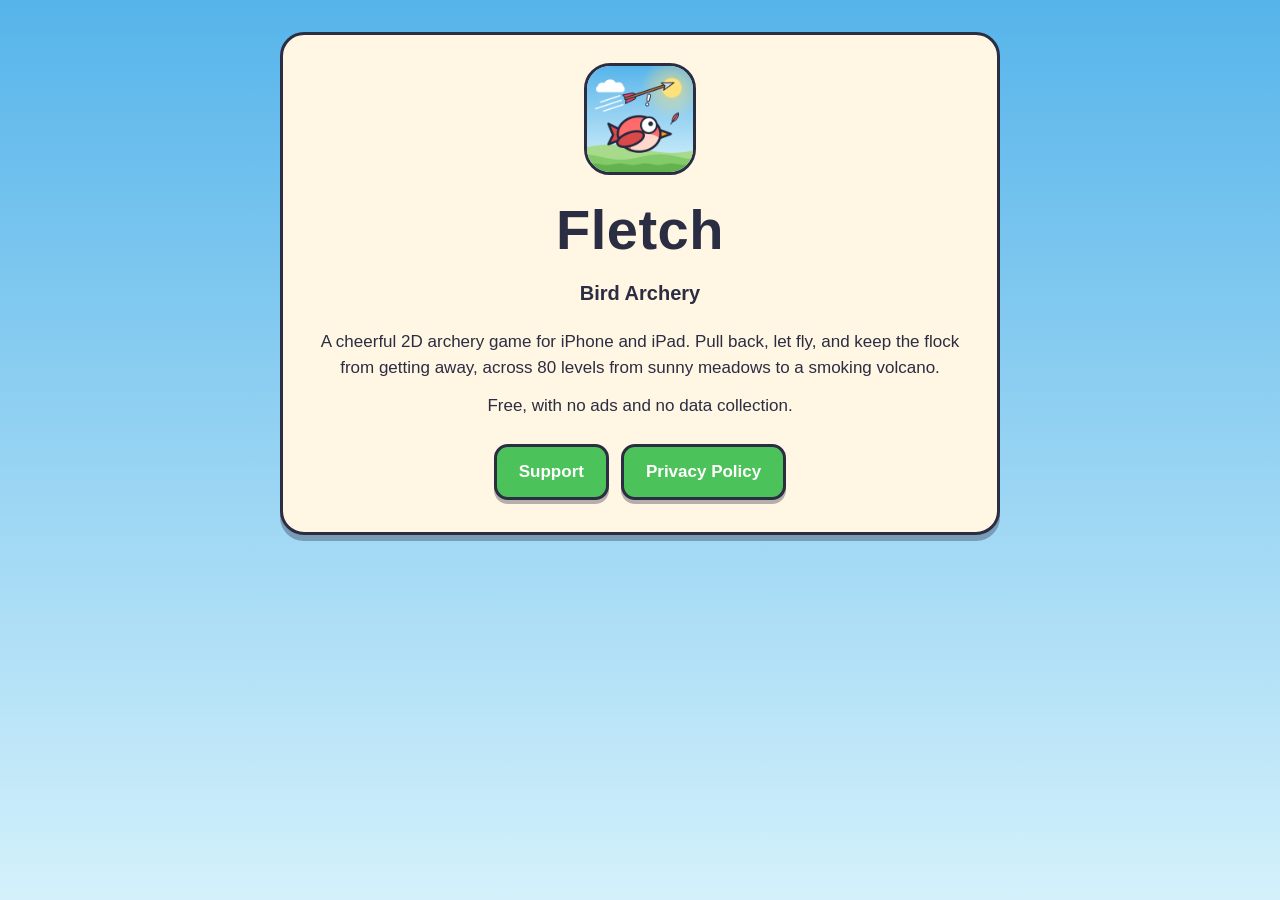
<file: index.html>
<!doctype html>
<html lang="en">
<head>
<meta charset="utf-8">
<meta name="viewport" content="width=device-width, initial-scale=1">
<title>Fletch: Bird Archery</title>
<link rel="stylesheet" href="style.css">
<link rel="icon" href="icon.png">
<link rel="apple-touch-icon" href="icon.png">
</head>
<body>
<main class="home">
  <img class="icon" src="icon.png" alt="" width="112" height="112">
  <h1 class="logo">Fletch</h1>
  <p class="tagline">Bird Archery</p>
  <p>A cheerful 2D archery game for iPhone and iPad. Pull back, let fly, and keep the flock from getting
  away, across 80 levels from sunny meadows to a smoking volcano.</p>
  <p>Free, with no ads and no data collection.</p>
  <nav>
    <a class="button" href="support.html">Support</a>
    <a class="button" href="privacy.html">Privacy Policy</a>
  </nav>
</main>
</body>
</html>
</file>
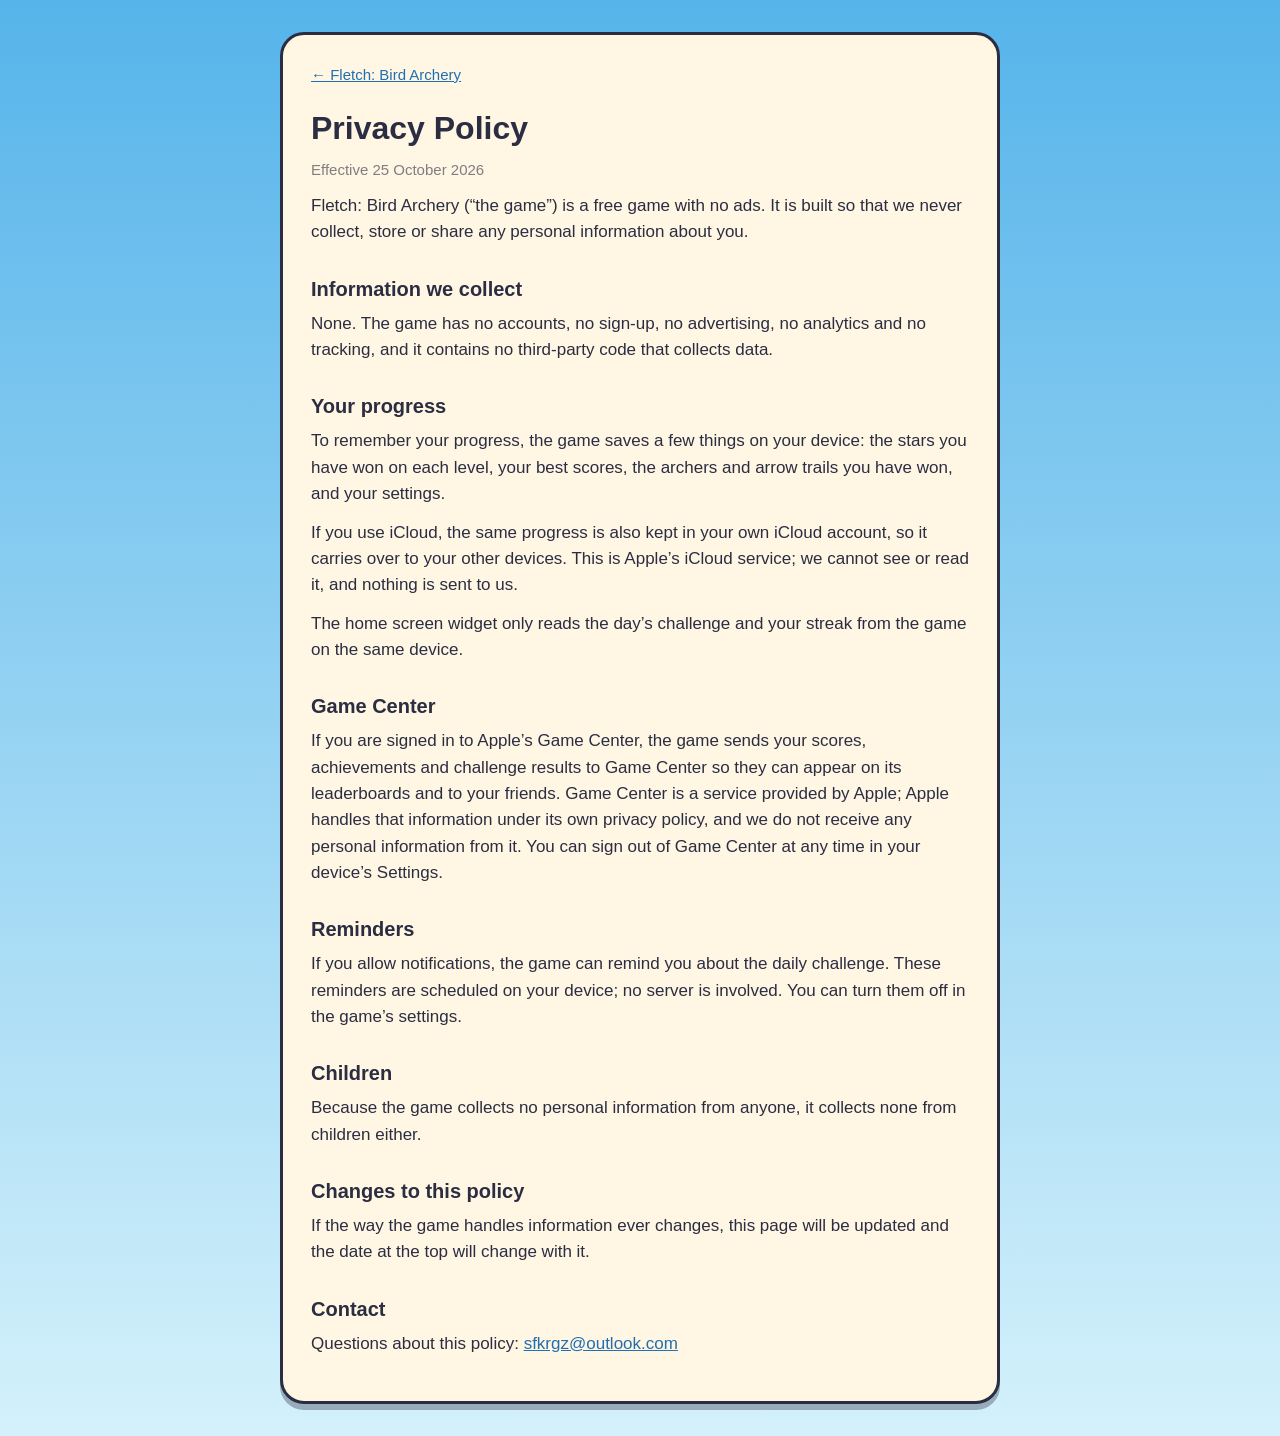
<file: privacy.html>
<!doctype html>
<html lang="en">
<head>
<meta charset="utf-8">
<meta name="viewport" content="width=device-width, initial-scale=1">
<title>Fletch: Bird Archery – Privacy Policy</title>
<link rel="stylesheet" href="style.css">
<link rel="icon" href="icon.png">
<link rel="apple-touch-icon" href="icon.png">
</head>
<body>
<main>
  <p class="back"><a href="./">← Fletch: Bird Archery</a></p>
  <h1>Privacy Policy</h1>
  <p class="date">Effective 25 October 2026</p>

  <p>Fletch: Bird Archery (“the game”) is a free game with no ads. It is built so that we never collect,
  store or share any personal information about you.</p>

  <h2>Information we collect</h2>
  <p>None. The game has no accounts, no sign-up, no advertising, no analytics and no tracking, and it
  contains no third-party code that collects data.</p>

  <h2>Your progress</h2>
  <p>To remember your progress, the game saves a few things on your device: the stars you have won on each
  level, your best scores, the archers and arrow trails you have won, and your settings.</p>
  <p>If you use iCloud, the same progress is also kept in your own iCloud account, so it carries over to your
  other devices. This is Apple’s iCloud service; we cannot see or read it, and nothing is sent to us.</p>
  <p>The home screen widget only reads the day’s challenge and your streak from the game on the same device.</p>

  <h2>Game Center</h2>
  <p>If you are signed in to Apple’s Game Center, the game sends your scores, achievements and challenge
  results to Game Center so they can appear on its leaderboards and to your friends. Game Center is a service provided by Apple; Apple handles that information
  under its own privacy policy, and we do not receive any personal information from it. You can sign out of
  Game Center at any time in your device’s Settings.</p>

  <h2>Reminders</h2>
  <p>If you allow notifications, the game can remind you about the daily challenge. These reminders are
  scheduled on your device; no server is involved. You can turn them off in the game’s settings.</p>

  <h2>Children</h2>
  <p>Because the game collects no personal information from anyone, it collects none from children
  either.</p>

  <h2>Changes to this policy</h2>
  <p>If the way the game handles information ever changes, this page will be updated and the date at the
  top will change with it.</p>

  <h2>Contact</h2>
  <p>Questions about this policy: <a href="mailto:sfkrgz@outlook.com">sfkrgz@outlook.com</a></p>
</main>
</body>
</html>
</file>
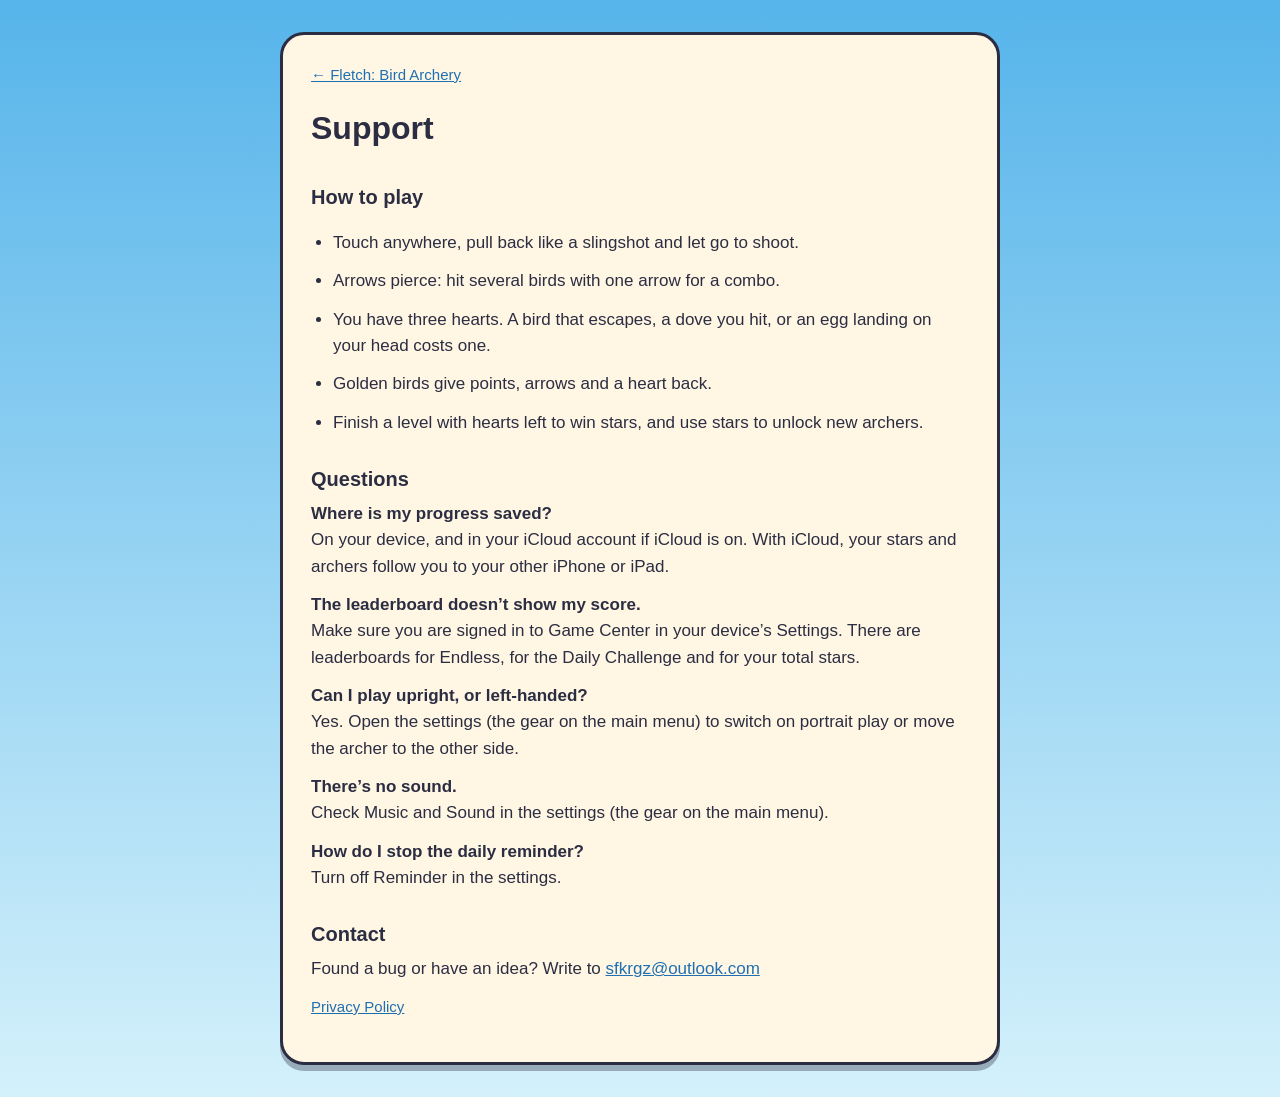
<file: support.html>
<!doctype html>
<html lang="en">
<head>
<meta charset="utf-8">
<meta name="viewport" content="width=device-width, initial-scale=1">
<title>Fletch: Bird Archery – Support</title>
<link rel="stylesheet" href="style.css">
<link rel="icon" href="icon.png">
<link rel="apple-touch-icon" href="icon.png">
</head>
<body>
<main>
  <p class="back"><a href="./">← Fletch: Bird Archery</a></p>
  <h1>Support</h1>

  <h2>How to play</h2>
  <ul>
    <li>Touch anywhere, pull back like a slingshot and let go to shoot.</li>
    <li>Arrows pierce: hit several birds with one arrow for a combo.</li>
    <li>You have three hearts. A bird that escapes, a dove you hit, or an egg landing on your head costs one.</li>
    <li>Golden birds give points, arrows and a heart back.</li>
    <li>Finish a level with hearts left to win stars, and use stars to unlock new archers.</li>
  </ul>

  <h2>Questions</h2>
  <p><strong>Where is my progress saved?</strong><br>
  On your device, and in your iCloud account if iCloud is on. With iCloud, your stars and archers follow you
  to your other iPhone or iPad.</p>
  <p><strong>The leaderboard doesn’t show my score.</strong><br>
  Make sure you are signed in to Game Center in your device’s Settings. There are leaderboards for Endless,
  for the Daily Challenge and for your total stars.</p>
  <p><strong>Can I play upright, or left-handed?</strong><br>
  Yes. Open the settings (the gear on the main menu) to switch on portrait play or move the archer to the
  other side.</p>
  <p><strong>There’s no sound.</strong><br>
  Check Music and Sound in the settings (the gear on the main menu).</p>
  <p><strong>How do I stop the daily reminder?</strong><br>
  Turn off Reminder in the settings.</p>

  <h2>Contact</h2>
  <p>Found a bug or have an idea? Write to <a href="mailto:sfkrgz@outlook.com">sfkrgz@outlook.com</a></p>

  <p class="small"><a href="privacy.html">Privacy Policy</a></p>
</main>
</body>
</html>
</file>
<file: style.css>
:root {
  --ink: #2B2D42;
  --sky: #56B4EA;
  --sky-light: #D4F1FB;
  --cream: #FFF6E3;
  --play: #4CC35A;
  --link: #1F6FB2;
}

* { box-sizing: border-box; }

body {
  margin: 0;
  min-height: 100vh;
  background: linear-gradient(var(--sky), var(--sky-light));
  color: var(--ink);
  font: 17px/1.55 -apple-system, BlinkMacSystemFont, "Helvetica Neue", Arial, sans-serif;
  padding: 32px 16px;
}

main {
  max-width: 720px;
  margin: 0 auto;
  background: var(--cream);
  border: 3px solid var(--ink);
  border-radius: 24px;
  padding: 28px 28px 32px;
  box-shadow: 0 6px 0 rgba(43, 45, 66, 0.35);
}

h1 { font-size: 32px; margin: 0 0 4px; }
h2 { font-size: 20px; margin: 28px 0 6px; }
p, li { margin: 0 0 12px; }
ul { padding-left: 22px; }
a { color: var(--link); }

.back { margin-bottom: 18px; font-size: 15px; }
.date, .small { color: rgba(43, 45, 66, 0.6); font-size: 15px; }

.home { text-align: center; }
.icon { border-radius: 26px; border: 3px solid var(--ink); display: block; margin: 0 auto 12px; }
.logo { font-size: 56px; letter-spacing: 0.5px; }
.tagline { font-weight: 700; font-size: 20px; margin-bottom: 20px; }
nav { margin-top: 24px; display: flex; gap: 12px; justify-content: center; flex-wrap: wrap; }
.button {
  display: inline-block;
  padding: 12px 22px;
  background: var(--play);
  color: #fff;
  font-weight: 700;
  text-decoration: none;
  border: 3px solid var(--ink);
  border-radius: 14px;
  box-shadow: 0 4px 0 rgba(43, 45, 66, 0.35);
}

@media (max-width: 480px) {
  main { padding: 22px 18px 26px; }
  h1 { font-size: 28px; }
  .logo { font-size: 46px; }
}
</file>
